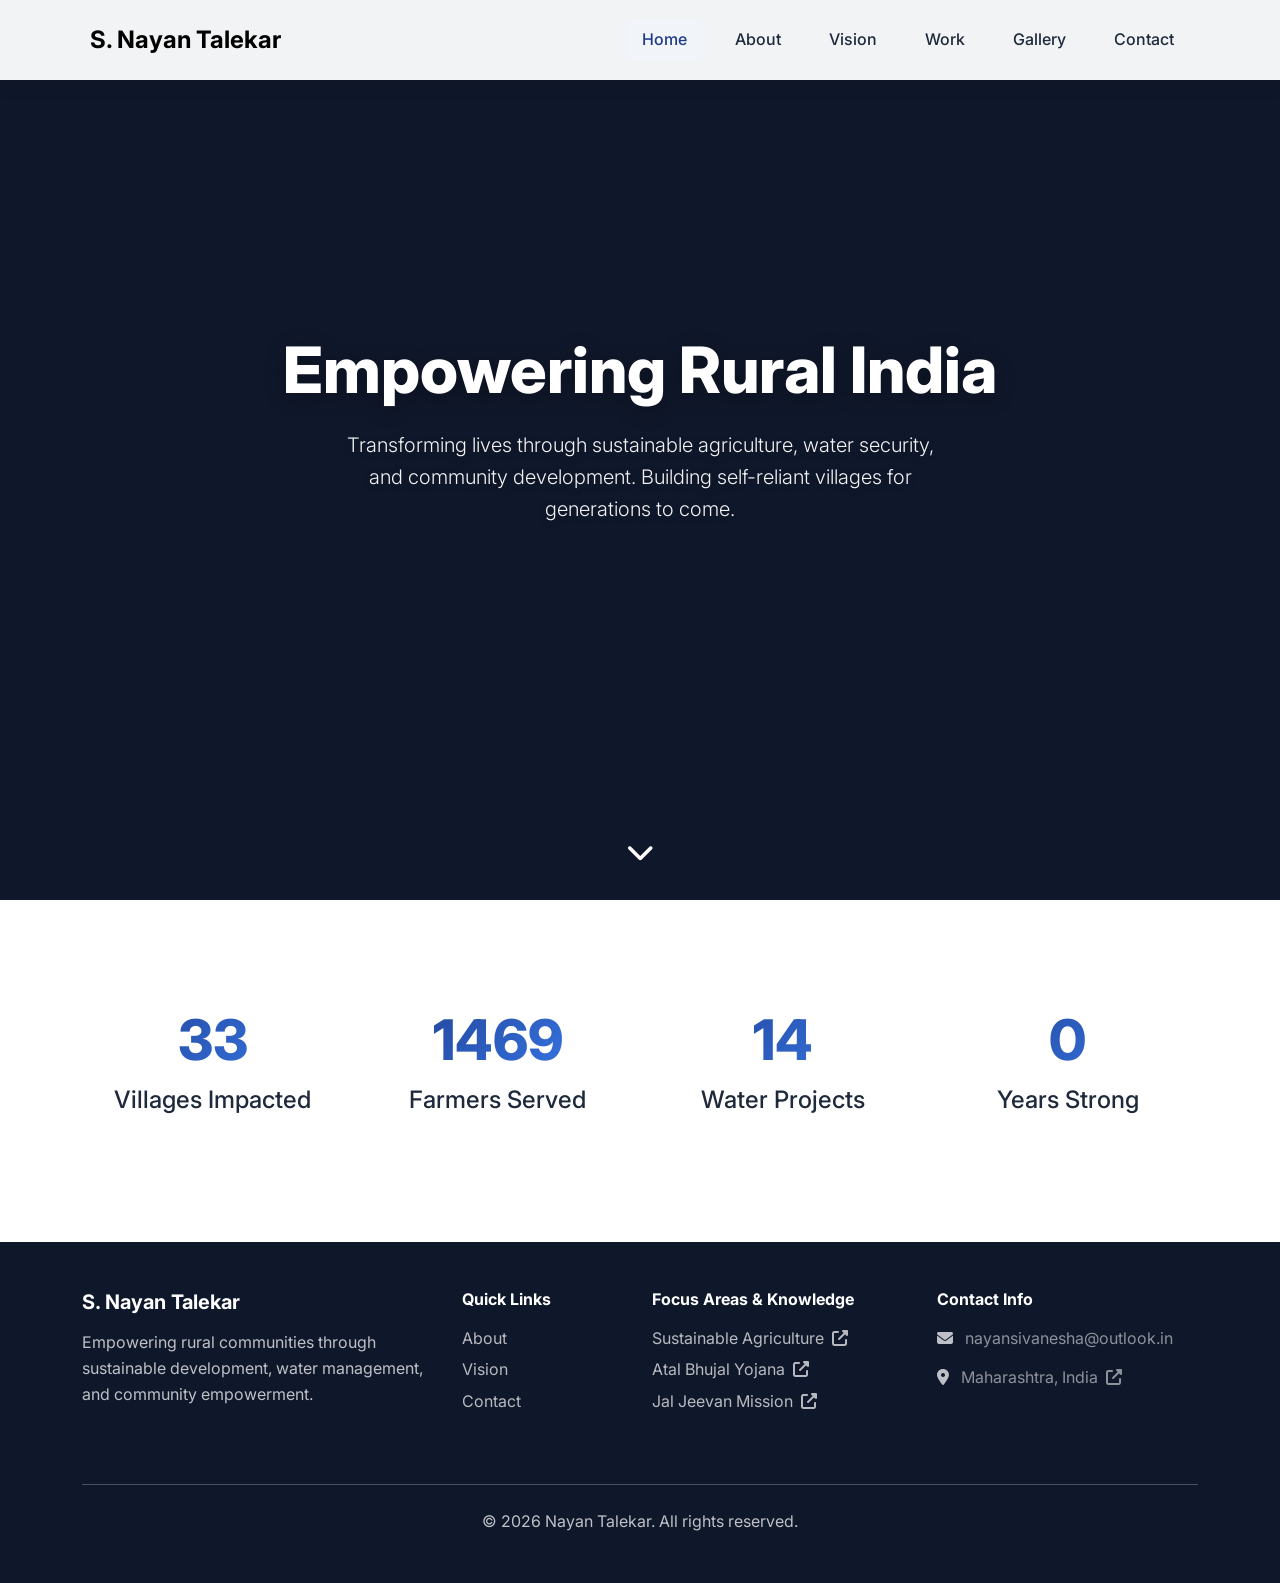
<file: index.html>
<!DOCTYPE html>
<html lang="en">
<head>
    <meta charset="utf-8">
    <meta name="viewport" content="width=device-width, initial-scale=1">
    <title>S.Nayan Talekar | Empowering Rural India</title>
    <meta name="description" content="Nayan Talekar - Transforming rural India through sustainable agriculture, water management, and community empowerment.">
    
    <!-- Standard Favicon for standard browsers -->
<link rel="icon" type="image/x-icon" href="./favicon.ico?v=4">
<link rel="icon" type="image/png" sizes="32x32" href="./favicon-32x32.png?v=4">
<link rel="icon" type="image/png" sizes="16x16" href="./favicon-16x16.png?v=4">

<!-- Apple Touch Icon (For iOS Home Screen bookmarks) -->
<link rel="apple-touch-icon" sizes="180x180" href="./apple-touch-icon.png?v=4">

<!-- Android Web App Manifest -->
<link rel="manifest" href="./site.webmanifest?v=4">

    <!-- Preload background video for immediate fetch -->
    <link rel="preload" href="homepage.mp4" as="video" type="video/mp4">
    
    <link href="https://fonts.googleapis.com/css2?family=Inter:wght@300;400;500;600;700;800&display=swap" rel="stylesheet">
    <link href="https://cdnjs.cloudflare.com/ajax/libs/font-awesome/6.4.0/css/all.min.css" rel="stylesheet">
    <link href="https://cdn.jsdelivr.net/npm/bootstrap@5.3.2/dist/css/bootstrap.min.css" rel="stylesheet">
    
<script type="application/ld+json">
{
  "@context": "https://schema.org",
  "@type": "Person",
  "@id": "https://nayansivanesha.in/#person",
  "name": "S. Nayan Talekar",
  "alternateName": "Nayan Talekar",
  "url": "https://nayansivanesha.in/",
  "email": "mailto:nayansivanesha@outlook.in",
  "jobTitle": "Student | Athlete | Social Entrepreneur | Agriculture Enthusiast",
  "description": "S. Nayan Talekar works in rural development, sustainable agriculture, groundwater management (Atal Bhujal Yojana), and community empowerment in Maharashtra, India.",
  "knowsAbout": [
    "Rural Development",
    "Sustainable Agriculture",
    "Water Security",
    "Atal Bhujal Yojana",
    "Groundwater Management"
  ],
  "address": {
    "@type": "PostalAddress",
    "addressRegion": "Maharashtra",
    "addressCountry": "IN"
  },
  "sameAs": [
    "https://x.com/nayansivanesha",
    "https://www.instagram.com/nayansivanesha"
  ]
}
</script>

    <style>
        :root {
            --primary: #1e3a8a;
            --primary-dark: #1e40af;
            --secondary: #3b82f6;
            --accent: #10b981;
            --dark: #0f172a;
            --light: #f8fafc;
            --white: #ffffff;
            --gray-50: #f1f5f9;
            --gray-100: #f3f4f6;
            --gray-800: #1e293b;
        }

        * {
            margin: 0;
            padding: 0;
            box-sizing: border-box;
        }

        body {
            font-family: 'Inter', sans-serif;
            line-height: 1.6;
            color: var(--gray-800);
            overflow-x: hidden;
        }

        /* Header */
        .navbar {
            background: rgba(255, 255, 255, 0.95) !important;
            backdrop-filter: blur(20px);
            box-shadow: 0 4px 20px rgba(0,0,0,0.08);
            padding: 1rem 0;
            transition: all 0.3s ease;
            z-index: 1000;
        }

        .navbar.scrolled {
            padding: 0.5rem 0;
            background: rgba(255, 255, 255, 1) !important;
            box-shadow: 0 10px 40px rgba(0,0,0,0.12);
        }

        .nav-link {
            font-weight: 500;
            color: var(--gray-800) !important;
            margin: 0 8px;
            padding: 8px 16px !important;
            border-radius: 8px;
            transition: all 0.2s;
        }

        .nav-link:hover, .nav-link.active {
            color: var(--primary) !important;
            background: var(--gray-50);
        }

        /* Hero Section */
        .hero {
            min-height: 100vh;
            position: relative;
            display: flex;
            align-items: center;
            overflow: hidden;
            background-color: var(--dark);
        }

        .hero-video-container {
            position: absolute;
            top: 0;
            left: 0;
            width: 100%;
            height: 100%;
            z-index: 1;
            overflow: hidden;
            pointer-events: none;
            user-select: none;
        }

        .hero-video {
            width: 100vw;
            height: 100vh;
            object-fit: cover;
            object-position: center;
            z-index: 1;
            pointer-events: none;
        }

        <video autoplay loop muted playsinline class="hero-video">
            <source src="homepage.mp4" type="video/mp4">
        </video>
        }
        
        .hero-overlay {
            position: absolute;
            top: 0;
            left: 0;
            right: 0;
            bottom: 0;
            background: linear-gradient(
                180deg, 
                rgba(15, 23, 42, 0.5) 0%, 
                rgba(15, 23, 42, 0.2) 50%, 
                rgba(15, 23, 42, 0.6) 100%
            );
            z-index: 2;
            pointer-events: none;
        }

        .hero-content {
            position: relative;
            z-index: 3;
            text-align: center;
            color: white;
        }

        .hero-content h1 {
            font-size: clamp(2.5rem, 5vw, 4.5rem);
            font-weight: 800;
            margin-bottom: 1.5rem;
            line-height: 1.1;
            text-shadow: 0 4px 20px rgba(0,0,0,0.3);
        }

        .hero-content .lead {
            font-size: 1.25rem;
            color: rgba(255,255,255,0.95);
            margin-bottom: 2.5rem;
            max-width: 600px;
            margin-left: auto;
            margin-right: auto;
            text-shadow: 0 2px 10px rgba(0,0,0,0.2);
        }

        /* Stats Section */
        .stats-section {
            background: var(--white);
            padding: 4rem 0;
            position: relative;
        }

        .stat-item {
            text-align: center;
            padding: 2rem 0;
        }

        .stat-number {
            font-size: 3.5rem;
            font-weight: 800;
            background: linear-gradient(135deg, var(--primary), var(--secondary));
            -webkit-background-clip: text;
            -webkit-text-fill-color: transparent;
            background-clip: text;
            display: block;
        }

        .content-section {
            padding: 8rem 0;
        }

        /* Footer */
        .footer {
            background: #0f172a;
        }

        .footer-link {
            color: rgba(255,255,255,0.7);
            text-decoration: none;
            display: inline-block;
            margin-bottom: 6px;
            transition: 0.2s;
        }

        .footer-link:hover {
            color: #3b82f6;
            transform: translateX(3px);
        }

        @keyframes fadeInUp {
            from { opacity: 0; transform: translateY(30px); }
            to { opacity: 1; transform: translateY(0); }
        }

        /* class that actually starts the animation */
        .animate {
            opacity: 0;
            animation: fadeInUp 0.8s ease forwards;
        }

        /* class we add to elements that should animate when they scroll into view */
        .animate-on-scroll {
            opacity: 0;
        }

        .scroll-indicator {
            position: absolute;
            bottom: 30px;
            left: 50%;
            transform: translateX(-50%);
            color: white;
            animation: bounce 2s infinite;
            z-index: 3;
        }

        @keyframes bounce {
            0%, 20%, 50%, 80%, 100% { transform: translateX(-50%) translateY(0); }
            40% { transform: translateX(-50%) translateY(-10px); }
            60% { transform: translateX(-50%) translateY(-5px); }
        }

        @media (max-width: 768px) {
            .content-section { padding: 4rem 0; }
            .stat-number { font-size: 2.5rem; }
            .hero-video { height: 100vh; object-fit: cover; object-position: center top; }
        }
    </style>
</head>
<body>
    <nav class="navbar navbar-expand-lg fixed-top" aria-label="Main navigation">
        <div class="container">
            <a class="navbar-brand d-flex align-items-center" href="index.html">
                <span class="ms-2 fw-bold fs-4">S. Nayan Talekar</span>
            </a>
            <button class="navbar-toggler" type="button" data-bs-toggle="collapse" data-bs-target="#navbarNav" aria-controls="navbarNav" aria-expanded="false" aria-label="Toggle navigation">
                <span class="navbar-toggler-icon"></span>
            </button>
            <div class="collapse navbar-collapse" id="navbarNav">
                <ul class="navbar-nav ms-auto">
                    <li class="nav-item"><a class="nav-link active" href="index.html">Home</a></li>
                    <li class="nav-item"><a class="nav-link" href="about.html#about">About</a></li>
                    <li class="nav-item"><a class="nav-link" href="vision.html">Vision</a></li>
                    <li class="nav-item"><a class="nav-link" href="work.html">Work</a></li>
                    <li class="nav-item"><a class="nav-link" href="gallery.html">Gallery</a></li>
                    <li class="nav-item"><a class="nav-link" href="contact.html">Contact</a></li>
                </ul>
            </div>
        </div>
    </nav>

    <section id="home" class="hero">
        <div class="hero-video-container">
            <video class="hero-video" 
                   autoplay 
                   muted 
                   loop 
                   playsinline 
                   webkit-playsinline
                   preload="auto" 
                   id="heroVideo" 
                   disablePictureInPicture>
                <source src="homepage.mp4" type="video/mp4">
                Your browser does not support the video tag.
            </video>
        </div>
        <div class="hero-overlay"></div>
        <div class="container">
            <div class="row justify-content-center text-center">
                <div class="col-lg-10 col-xl-8">
                    <div class="hero-content animate-on-scroll">
                        <h1>Empowering Rural India</h1>
                        <p class="lead mx-auto">Transforming lives through sustainable agriculture, water security, and community development. Building self-reliant villages for generations to come.</p>
                    </div>
                    <div class="scroll-indicator">
                        <i class="fas fa-chevron-down fs-3" aria-hidden="true"></i>
                    </div>
                </div>
            </div>
        </div>
    </section>

    <section class="stats-section">
        <div class="container">
            <div class="row text-center">
                <div class="col-lg-3 col-md-6 mb-4">
                    <div class="stat-item">
                        <span class="stat-number" data-target="113">0</span>
                        <h4>Villages Impacted</h4>
                    </div>
                </div>
                <div class="col-lg-3 col-md-6 mb-4">
                    <div class="stat-item">
                        <span class="stat-number" data-target="5000">0</span>
                        <h4>Farmers Served</h4>
                    </div>
                </div>
                <div class="col-lg-3 col-md-6 mb-4">
                    <div class="stat-item">
                        <span class="stat-number" data-target="50">0</span>
                        <h4>Water Projects</h4>
                    </div>
                </div>
                <div class="col-lg-3 col-md-6 mb-4">
                    <div class="stat-item">
                        <span class="stat-number" data-target="2">0</span>
                        <h4>Years Strong</h4>
                    </div>
                </div>
            </div>
        </div>
    </section>

    <footer class="footer py-5 text-white">
        <div class="container">
            <div class="row text-center text-md-start">
                <div class="col-lg-4 col-md-12 mb-4">
                    <h5 class="fw-bold mb-3 text-white">S. Nayan Talekar</h5>
                    <p class="text-light opacity-75 mb-0">Empowering rural communities through sustainable development, water management, and community empowerment.</p>
                </div>
                <div class="col-lg-2 col-md-4 col-6 mb-4">
                    <h6 class="fw-bold mb-3 text-white">Quick Links</h6>
                    <ul class="list-unstyled">
                        <li><a href="about.html" class="footer-link">About</a></li>
                        <li><a href="vision.html" class="footer-link">Vision</a></li>
                        <li><a href="contact.html" class="footer-link">Contact</a></li>
                    </ul>
                </div>
                <div class="col-lg-3 col-md-4 col-6 mb-4">
                    <h6 class="fw-bold mb-3 text-white">Focus Areas & Knowledge</h6>
                    <ul class="list-unstyled">
                        <li>
                            <a href="https://en.wikipedia.org/wiki/Sustainable_agriculture" target="_blank" rel="noopener noreferrer" class="footer-link">
                                Sustainable Agriculture <i class="fas fa-external-link-alt ms-1 fs-6"></i>
                            </a>
                        </li>
                        <li>
                            <a href="https://water.maharashtra.gov.in/en/scheme/atal-bhujal-yojana/" target="_blank" rel="noopener noreferrer" class="footer-link">
                                Atal Bhujal Yojana <i class="fas fa-external-link-alt ms-1 fs-6"></i>
                            </a>
                        </li>
                        <li>
                            <a href="https://jaljeevanmission.gov.in" target="_blank" rel="noopener noreferrer" class="footer-link">
                                Jal Jeevan Mission <i class="fas fa-external-link-alt ms-1 fs-6"></i>
                            </a>
                        </li>
                    </ul>
                </div>
                <div class="col-lg-3 col-md-4 mb-4">
                    <h6 class="fw-bold mb-3 text-white">Contact Info</h6>
                    <p class="mb-2 text-light opacity-75">
                        <i class="fas fa-envelope me-2" aria-hidden="true"></i>
                        <a href="mailto:nayansivanesha@outlook.in" class="footer-link">nayansivanesha@outlook.in</a>
                    </p>
                    <p class="text-light opacity-75">
                        <i class="fas fa-map-marker-alt me-2" aria-hidden="true"></i>
                        <a href="https://maps.google.com/?q=Maharashtra,+India" target="_blank" rel="noopener noreferrer" class="footer-link">
                            Maharashtra, India <i class="fas fa-external-link-alt ms-1 fs-6"></i>
                        </a>
                    </p>
                </div>
            </div>
            <hr class="my-4 border-light opacity-25">
            <div class="text-center">
                <p class="mb-0 text-light opacity-75">© 2026 Nayan Talekar. All rights reserved.</p>
            </div>
        </div>
    </footer>

    <script src="https://cdn.jsdelivr.net/npm/bootstrap@5.3.2/dist/js/bootstrap.bundle.min.js"></script>
    <script>
        // Navbar Scroll Effect
        window.addEventListener('scroll', () => {
            document.querySelector('.navbar').classList.toggle('scrolled', window.scrollY > 50);
        });

        // Robust video execution script
        document.addEventListener("DOMContentLoaded", function () {
            const heroVideo = document.getElementById("heroVideo");
            const heroSection = document.querySelector('.hero');

            if (heroVideo) {
                // Force muted properties explicitly (helps with autoplay policies)
                heroVideo.muted = true;
                heroVideo.defaultMuted = true;

                const startVideo = () => {
                    heroVideo.play().catch(err => {
                        console.warn("Autoplay deferred:", err);
                    });
                };

                // Play as soon as initial frame/data is loaded
                if (heroVideo.readyState >= 2) {
                    startVideo();
                } else {
                    heroVideo.addEventListener('loadeddata', startVideo);
                }

                // Observe the hero section visibility (not the video element directly).
                // This avoids false pauses caused by the video element's internal metrics.
                setTimeout(() => {
                    if ('IntersectionObserver' in window && heroSection) {
                        const videoObserver = new IntersectionObserver((entries) => {
                            entries.forEach(entry => {
                                if (entry.isIntersecting) {
                                    heroVideo.play().catch(() => {});
                                } else {
                                    heroVideo.pause();
                                }
                            });
                        }, { threshold: 0.1 });

                        videoObserver.observe(heroSection);
                    }
                }, 1000);
            }

            // --- Animated Counter Numbers (time-based, robust for small targets) ---
            function animateCounters(duration = 2000) {
                const counters = document.querySelectorAll('.stat-number');
                counters.forEach(counter => {
                    const target = parseInt(counter.getAttribute('data-target')) || 0;
                    const start = 0;
                    const startTime = performance.now();

                    const step = (now) => {
                        const elapsed = Math.min(now - startTime, duration);
                        const progress = elapsed / duration;
                        // easeOutQuad for a nicer feeling animation
                        const eased = 1 - (1 - progress) * (1 - progress);
                        const value = Math.floor(start + (target - start) * eased);
                        counter.textContent = value;
                        if (elapsed < duration) {
                            requestAnimationFrame(step);
                        } else {
                            counter.textContent = target;
                        }
                    };

                    requestAnimationFrame(step);
                });
            }

            // IntersectionObserver for scroll-triggered animations
            const scrollObserver = new IntersectionObserver((entries) => {
                entries.forEach(entry => {
                    if (entry.isIntersecting) {
                        entry.target.classList.add('animate');
                        // once animated, unobserve
                        scrollObserver.unobserve(entry.target);
                    }
                });
            }, { threshold: 0.1 });

            // Observe elements that should animate when in view
            document.querySelectorAll('.animate-on-scroll').forEach(el => scrollObserver.observe(el));

            // Observe stats section to start counters once (and unobserve)
            const statsSection = document.querySelector('.stats-section');
            if (statsSection && 'IntersectionObserver' in window) {
                const statsObserver = new IntersectionObserver((entries, obs) => {
                    entries.forEach(entry => {
                        if (entry.isIntersecting) {
                            animateCounters();
                            obs.unobserve(entry.target);
                        }
                    });
                }, { threshold: 0.2 });
                statsObserver.observe(statsSection);
            } else {
                // fallback if IntersectionObserver not supported
                animateCounters();
            }
        });
    </script>
</body>
</html>
</file>
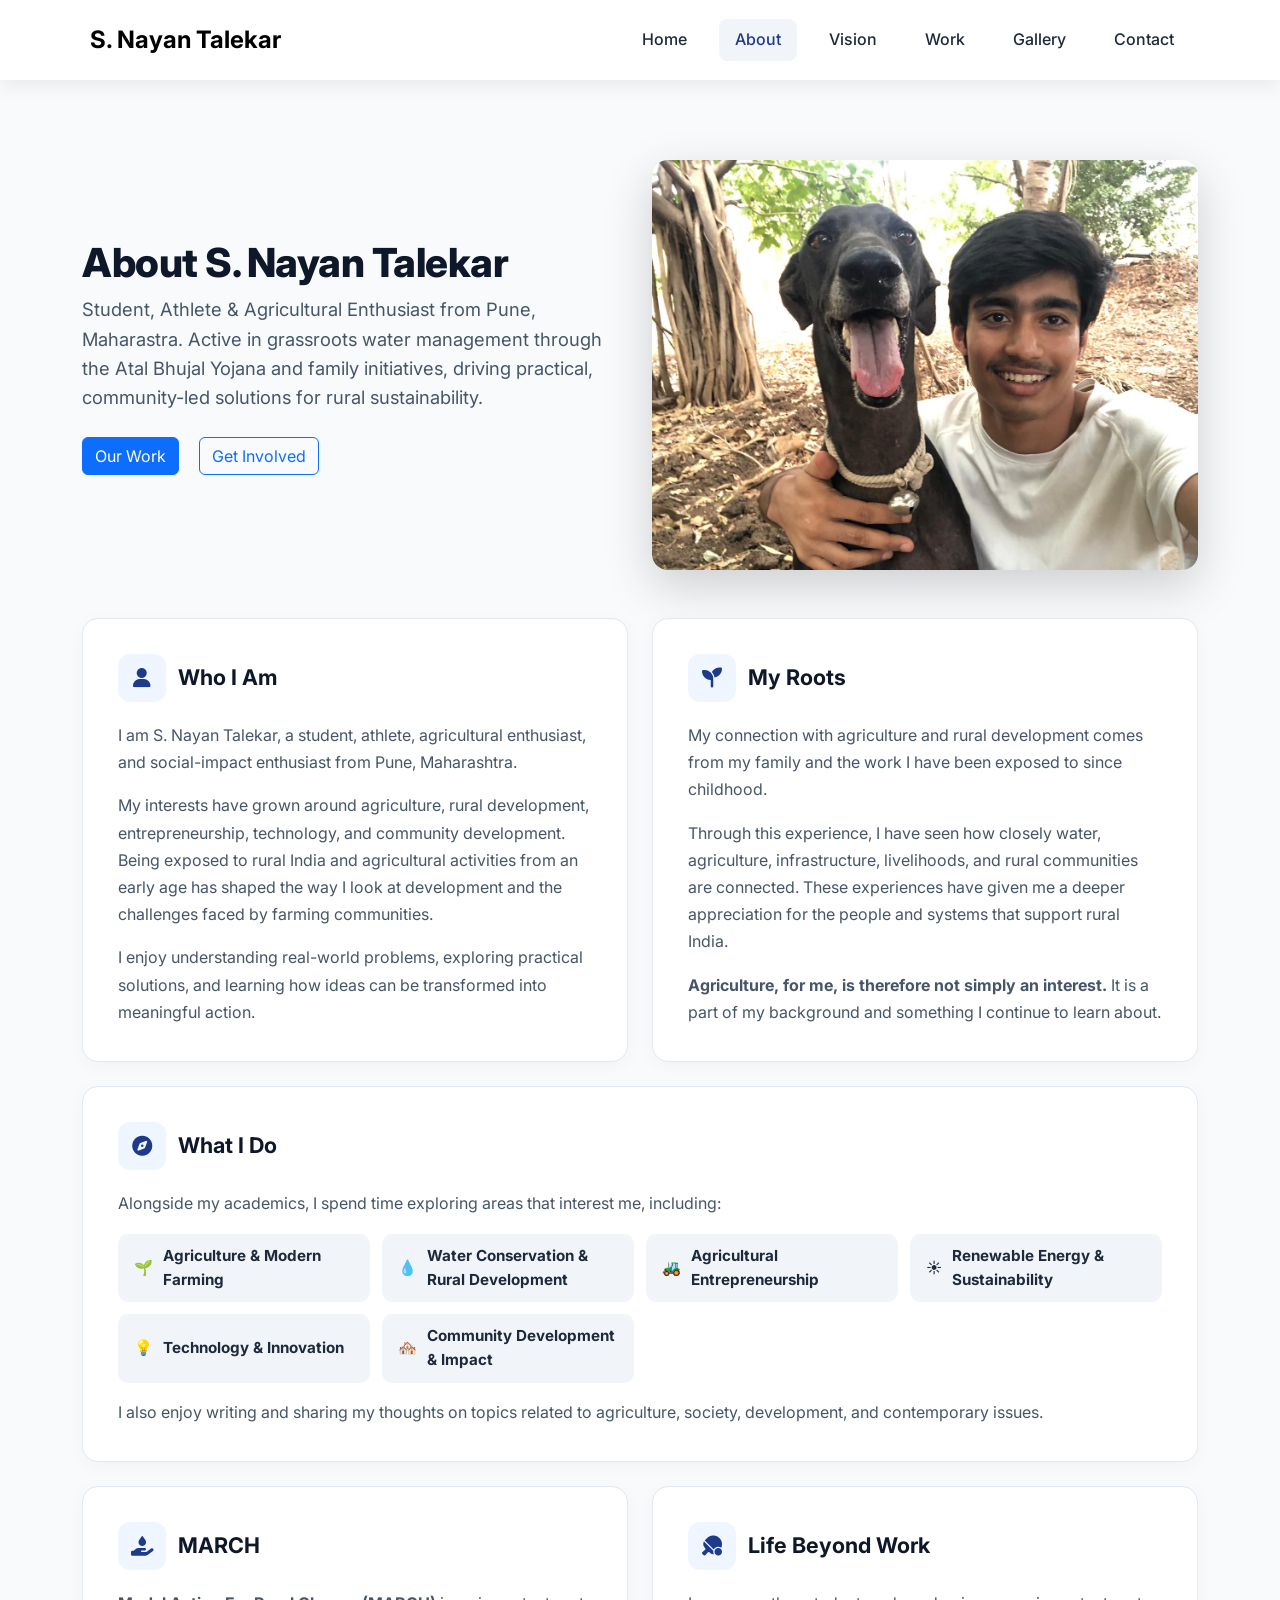
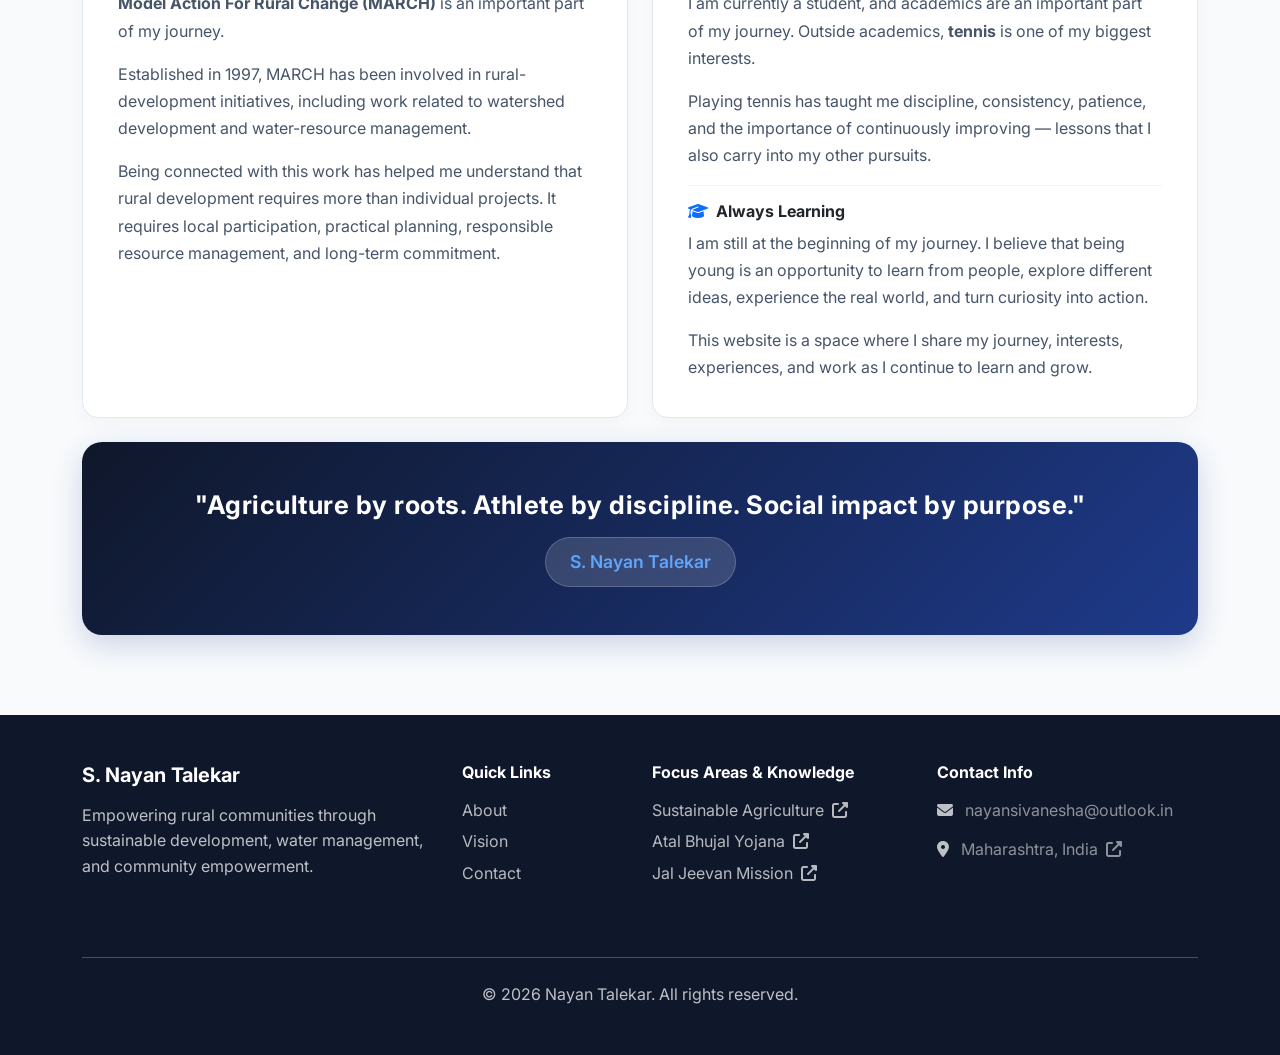
<file: about.html>
<!DOCTYPE html>
<html lang="en">
<head>
    <meta charset="UTF-8">
    <meta name="viewport" content="width=device-width, initial-scale=1.0">
    <title>About | S.Nayan Talekar</title>

    <!-- Standard Favicon -->
    <link rel="icon" type="image/x-icon" href="favicon.ico">
    <link rel="icon" type="image/png" sizes="32x32" href="favicon-32x32.png">
    <link rel="icon" type="image/png" sizes="16x16" href="favicon-16x16.png">

    <!-- Apple Touch Icon & Manifest -->
    <link rel="apple-touch-icon" sizes="180x180" href="apple-touch-icon.png">
    <link rel="manifest" href="site.webmanifest">

    <!-- External Fonts & Libraries -->
    <link href="https://fonts.googleapis.com/css2?family=Inter:wght@300;400;500;600;700;800&display=swap" rel="stylesheet">
    <link href="https://cdnjs.cloudflare.com/ajax/libs/font-awesome/6.4.0/css/all.min.css" rel="stylesheet">
    <link href="https://cdn.jsdelivr.net/npm/bootstrap@5.3.2/dist/css/bootstrap.min.css" rel="stylesheet">

    <style>
        :root {
            --primary: #1e3a8a;
            --primary-dark: #1e40af;
            --secondary: #3b82f6;
            --accent: #10b981;
            --dark: #0f172a;
            --light: #f8fafc;
            --white: #ffffff;
            --gray-50: #f8fafc;
            --gray-100: #f1f5f9;
            --gray-800: #1e293b;
        }

        * { margin: 0; padding: 0; box-sizing: border-box; }
        body { 
            font-family: 'Inter', sans-serif; 
            line-height: 1.6; 
            color: var(--gray-800); 
            background-color: var(--gray-50);
            overflow-x: hidden; 
            padding-top: 80px; 
        }

        /* Header & Navbar */
        .navbar {
            background: rgba(255, 255, 255, 0.95) !important;
            backdrop-filter: blur(20px);
            box-shadow: 0 4px 20px rgba(0,0,0,0.08);
            padding: 1rem 0;
            z-index: 1000;
        }

        .nav-link {
            font-weight: 500;
            color: var(--gray-800) !important;
            margin: 0 8px;
            padding: 8px 16px !important;
            border-radius: 8px;
            transition: all 0.2s ease;
        }

        .nav-link:hover, .nav-link.active { 
            color: var(--primary) !important; 
            background: var(--gray-100); 
        }

        /* Content & Section Styles */
        .content-section { padding: 5rem 0; }
        .section-title { font-size: 2.5rem; font-weight: 800; color: var(--dark); margin-bottom: 0.5rem; letter-spacing: -0.5px; }
        .section-subtitle { font-size: 1.15rem; color: #475569; max-width: 650px; margin-bottom: 1.5rem; }

        /* Card Styles */
        .about-card {
            background: var(--white);
            border: 1px solid #e2e8f0;
            border-radius: 16px;
            padding: 2.2rem;
            height: 100%;
            box-shadow: 0 4px 20px rgba(0, 0, 0, 0.03);
            transition: transform 0.3s ease, box-shadow 0.3s ease;
        }

        .about-card:hover {
            transform: translateY(-5px);
            box-shadow: 0 12px 30px rgba(0, 0, 0, 0.08);
        }

        .card-icon-header {
            display: flex;
            align-items: center;
            gap: 12px;
            margin-bottom: 1.25rem;
        }

        .card-icon {
            width: 48px;
            height: 48px;
            background: #eff6ff;
            color: var(--primary);
            border-radius: 12px;
            display: flex;
            align-items: center;
            justify-content: center;
            font-size: 1.25rem;
        }

        .about-card h3 {
            font-size: 1.35rem;
            font-weight: 700;
            color: var(--dark);
            margin: 0;
        }

        .about-card p {
            color: #475569;
            font-size: 1rem;
            margin-bottom: 1rem;
            line-height: 1.7;
        }

        .about-card p:last-child { margin-bottom: 0; }

        /* Interest List Items */
        .interests-list {
            list-style: none;
            padding: 0;
            margin: 0;
            display: grid;
            grid-template-columns: repeat(auto-fit, minmax(240px, 1fr));
            gap: 12px;
        }

        .interests-list li {
            background: var(--gray-100);
            padding: 10px 16px;
            border-radius: 10px;
            font-size: 0.95rem;
            font-weight: 500;
            color: var(--gray-800);
            display: flex;
            align-items: center;
            gap: 10px;
        }

        /* Banner Quote Callout */
        .quote-banner {
            background: linear-gradient(135deg, var(--dark) 0%, var(--primary) 100%);
            color: var(--white);
            border-radius: 20px;
            padding: 3rem 2rem;
            box-shadow: 0 10px 30px rgba(30, 58, 138, 0.2);
        }

        .quote-banner h2 {
            font-size: 1.6rem;
            font-weight: 700;
            letter-spacing: 0.5px;
        }

        .tagline-badge {
            display: inline-block;
            background: rgba(255, 255, 255, 0.15);
            backdrop-filter: blur(10px);
            border: 1px solid rgba(255, 255, 255, 0.2);
            padding: 10px 24px;
            border-radius: 30px;
            font-size: 1.1rem;
            font-weight: 600;
            color: #60a5fa;
            text-decoration: none;
            transition: all 0.3s ease;
        }

        .tagline-badge:hover {
            background: rgba(255, 255, 255, 0.25);
            color: #ffffff;
        }

        /* Footer */
        .footer { background: #0f172a; }
        .footer-link { color: rgba(255,255,255,0.7); text-decoration: none; display: inline-block; margin-bottom: 6px; }
        .footer-link:hover { color: #3b82f6; }

        /* Smooth Scroll Animations Fix */
        .animate { 
            opacity: 0; 
            transform: translateY(30px);
            transition: opacity 0.8s ease, transform 0.8s ease; 
        }
        
        .animate.animated { 
            opacity: 1; 
            transform: translateY(0);
        }
    </style>
</head>
<body>

    <nav class="navbar navbar-expand-lg fixed-top">
        <div class="container">
            <a class="navbar-brand d-flex align-items-center" href="index.html">
                <span class="ms-2 fw-bold fs-4">S. Nayan Talekar</span>
            </a>
            <button class="navbar-toggler" type="button" data-bs-toggle="collapse" data-bs-target="#navbarNav">
                <span class="navbar-toggler-icon"></span>
            </button>
            <div class="collapse navbar-collapse" id="navbarNav">
                <ul class="navbar-nav ms-auto">
                    <li class="nav-item"><a class="nav-link" href="index.html">Home</a></li>
                    <li class="nav-item"><a class="nav-link active" href="about.html#about">About</a></li>
                    <li class="nav-item"><a class="nav-link" href="vision.html">Vision</a></li>
                    <li class="nav-item"><a class="nav-link" href="work.html">Work</a></li>
                    <li class="nav-item"><a class="nav-link" href="gallery.html">Gallery</a></li>
                    <li class="nav-item"><a class="nav-link" href="contact.html">Contact</a></li>
                </ul>
            </div>
        </div>
    </nav>

    <section id="about" class="content-section">
        <div class="container">

            <div class="row align-items-center mb-5">
                <div class="col-lg-6 mb-4 mb-lg-0">
                    <h1 class="section-title animate text-lg-start">About S. Nayan Talekar</h1>
                    <p class="section-subtitle animate text-lg-start ms-0" style="transition-delay: 0.2s;">
                        Student, Athlete & Agricultural Enthusiast from Pune, Maharastra. Active in grassroots water management through the Atal Bhujal Yojana and family initiatives, driving practical, community-led solutions for rural sustainability.
                    </p>
                    <div class="animate text-lg-start" style="transition-delay: 0.4s;">
                        <a href="work.html" class="btn btn-primary me-3 mb-3">Our Work</a>
                        <a href="contact.html" class="btn btn-outline-primary mb-3">Get Involved</a>
                    </div>
                </div>
                <div class="col-lg-6 text-center">
                    <div class="animate" style="transition-delay: 0.6s;">
                        <img src="snayan-talekar.jpeg" alt="S. Nayan Talekar" class="img-fluid rounded-4 shadow-lg" style="max-height: 450px; width: 100%; object-fit: cover;">
                    </div>
                </div>
            </div>

            <div class="row g-4">

                <div class="col-lg-6 animate">
                    <div class="about-card">
                        <div class="card-icon-header">
                            <div class="card-icon"><i class="fas fa-user"></i></div>
                            <h3>Who I Am</h3>
                        </div>
                        <p>I am S. Nayan Talekar, a student, athlete, agricultural enthusiast, and social-impact enthusiast from Pune, Maharashtra.</p>
                        <p>My interests have grown around agriculture, rural development, entrepreneurship, technology, and community development. Being exposed to rural India and agricultural activities from an early age has shaped the way I look at development and the challenges faced by farming communities.</p>
                        <p>I enjoy understanding real-world problems, exploring practical solutions, and learning how ideas can be transformed into meaningful action.</p>
                    </div>
                </div>

                <div class="col-lg-6 animate">
                    <div class="about-card">
                        <div class="card-icon-header">
                            <div class="card-icon"><i class="fas fa-seedling"></i></div>
                            <h3>My Roots</h3>
                        </div>
                        <p>My connection with agriculture and rural development comes from my family and the work I have been exposed to since childhood.</p>
                        <p>Through this experience, I have seen how closely water, agriculture, infrastructure, livelihoods, and rural communities are connected. These experiences have given me a deeper appreciation for the people and systems that support rural India.</p>
                        <p><strong>Agriculture, for me, is therefore not simply an interest.</strong> It is a part of my background and something I continue to learn about.</p>
                    </div>
                </div>

                <div class="col-12 animate">
                    <div class="about-card">
                        <div class="card-icon-header">
                            <div class="card-icon"><i class="fas fa-compass"></i></div>
                            <h3>What I Do</h3>
                        </div>
                        <p class="mb-3">Alongside my academics, I spend time exploring areas that interest me, including:</p>
                        <ul class="interests-list mb-3">
                            <li><span>🌱</span> <strong>Agriculture & Modern Farming</strong> </li>
                            <li><span>💧</span> <strong>Water Conservation & Rural Development</strong> </li>
                            <li><span>🚜</span> <strong>Agricultural Entrepreneurship</strong> </li>
                            <li><span>☀️</span> <strong>Renewable Energy & Sustainability</strong> </li>
                            <li><span>💡</span> <strong>Technology & Innovation</strong> </li>
                            <li><span>🏘️</span> <strong>Community Development & Impact</strong> </li>
                        </ul>
                        <p>I also enjoy writing and sharing my thoughts on topics related to agriculture, society, development, and contemporary issues.</p>
                    </div>
                </div>

                <div class="col-lg-6 animate">
                    <div class="about-card">
                        <div class="card-icon-header">
                            <div class="card-icon"><i class="fas fa-hand-holding-water"></i></div>
                            <h3>MARCH</h3>
                        </div>
                        <p><strong>Model Action For Rural Change (MARCH)</strong> is an important part of my journey.</p>
                        <p>Established in 1997, MARCH has been involved in rural-development initiatives, including work related to watershed development and water-resource management.</p>
                        <p>Being connected with this work has helped me understand that rural development requires more than individual projects. It requires local participation, practical planning, responsible resource management, and long-term commitment.</p>
                    </div>
                </div>

                <div class="col-lg-6 animate">
                    <div class="about-card">
                        <div class="card-icon-header">
                            <div class="card-icon"><i class="fas fa-table-tennis"></i></div>
                            <h3>Life Beyond Work</h3>
                        </div>
                        <p>I am currently a student, and academics are an important part of my journey. Outside academics, <strong>tennis</strong> is one of my biggest interests.</p>
                        <p>Playing tennis has taught me discipline, consistency, patience, and the importance of continuously improving — lessons that I also carry into my other pursuits.</p>

                        <hr class="my-3" style="border-color: #cbd5e1;">

                        <h4 class="h6 fw-bold text-dark mb-2"><i class="fas fa-graduation-cap me-2 text-primary"></i>Always Learning</h4>
                        <p>I am still at the beginning of my journey. I believe that being young is an opportunity to learn from people, explore different ideas, experience the real world, and turn curiosity into action.</p>
                        <p>This website is a space where I share my journey, interests, experiences, and work as I continue to learn and grow.</p>
                    </div>
                </div>

                <div class="col-12 text-center animate mt-4">
                    <div class="quote-banner">
                        <h2 class="mb-3">"Agriculture by roots. Athlete by discipline. Social impact by purpose."</h2>
                        <a href="contact.html" class="tagline-badge">S. Nayan Talekar</a>
                    </div>
                </div>

            </div>
        </div>
    </section>

    <footer class="footer py-5 text-white">
        <div class="container">
            <div class="row text-center text-md-start">
                <div class="col-lg-4 col-md-12 mb-4">
                    <h5 class="fw-bold mb-3 text-white">S. Nayan Talekar</h5>
                    <p class="text-light opacity-75 mb-0">Empowering rural communities through sustainable development, water management, and community empowerment.</p>
                </div>
                <div class="col-lg-2 col-md-4 col-6 mb-4">
                    <h6 class="fw-bold mb-3 text-white">Quick Links</h6>
                    <ul class="list-unstyled">
                        <li><a href="about.html" class="footer-link">About</a></li>
                        <li><a href="vision.html" class="footer-link">Vision</a></li>
                        <li><a href="contact.html" class="footer-link">Contact</a></li>
                    </ul>
                </div>
                <div class="col-lg-3 col-md-4 col-6 mb-4">
                    <h6 class="fw-bold mb-3 text-white">Focus Areas & Knowledge</h6>
                    <ul class="list-unstyled">
                        <li>
                            <a href="https://en.wikipedia.org/wiki/Sustainable_agriculture" target="_blank" rel="noopener noreferrer" class="footer-link">
                                Sustainable Agriculture <i class="fas fa-external-link-alt ms-1 fs-6"></i>
                            </a>
                        </li>
                        <li>
                            <a href="https://water.maharashtra.gov.in/en/scheme/atal-bhujal-yojana/" target="_blank" rel="noopener noreferrer" class="footer-link">
                                Atal Bhujal Yojana <i class="fas fa-external-link-alt ms-1 fs-6"></i>
                            </a>
                        </li>
                        <li>
                            <a href="https://jaljeevanmission.gov.in" target="_blank" rel="noopener noreferrer" class="footer-link">
                                Jal Jeevan Mission <i class="fas fa-external-link-alt ms-1 fs-6"></i>
                            </a>
                        </li>
                    </ul>
                </div>
                <div class="col-lg-3 col-md-4 mb-4">
                    <h6 class="fw-bold mb-3 text-white">Contact Info</h6>
                    <p class="mb-2 text-light opacity-75">
                        <i class="fas fa-envelope me-2"></i>
                        <a href="mailto:nayansivanesha@outlook.in" class="footer-link">nayansivanesha@outlook.in</a>
                    </p>
                    <p class="text-light opacity-75">
                        <i class="fas fa-map-marker-alt me-2"></i>
                        <a href="https://maps.google.com/?q=Maharashtra,+India" target="_blank" rel="noopener noreferrer" class="footer-link">
                            Maharashtra, India <i class="fas fa-external-link-alt ms-1 fs-6"></i>
                        </a>
                    </p>
                </div>
            </div>
            <hr class="my-4 border-light opacity-25">
            <div class="text-center">
                <p class="mb-0 text-light opacity-75">© 2026 Nayan Talekar. All rights reserved.</p>
            </div>
        </div>
    </footer>

    <script src="https://cdn.jsdelivr.net/npm/bootstrap@5.3.2/dist/js/bootstrap.bundle.min.js"></script>
    <script>
        const observer = new IntersectionObserver((entries) => {
            entries.forEach(entry => {
                if (entry.isIntersecting) entry.target.classList.add('animated');
            });
        }, { threshold: 0.1 });
        
        document.querySelectorAll('.animate').forEach(el => observer.observe(el));
    </script>
</body>
</html>
</file>
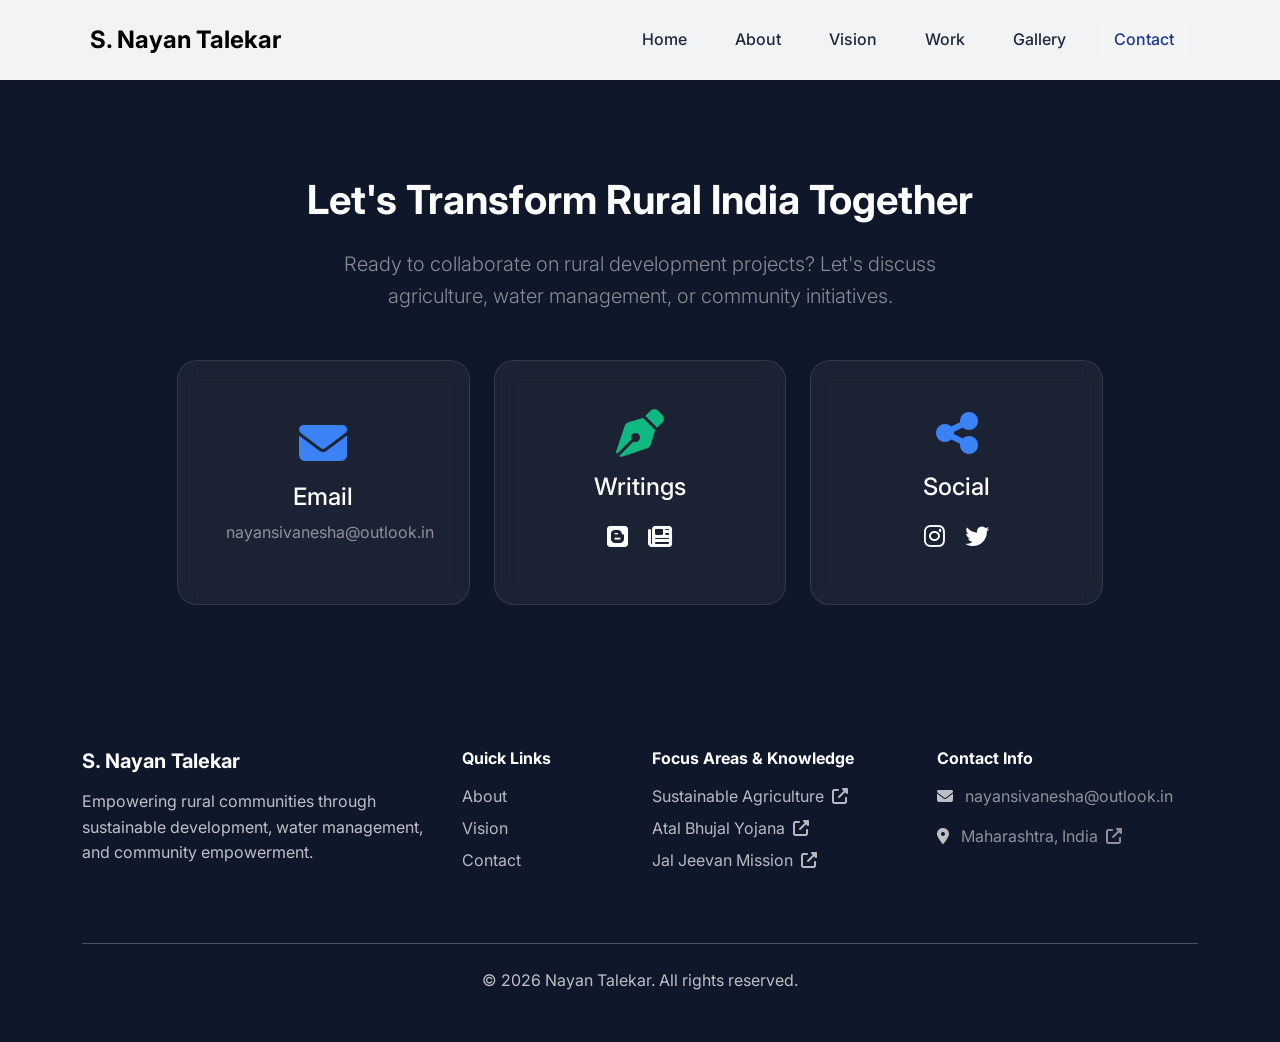
<file: contact.html>
<!DOCTYPE html>
<html lang="en">
<head>
    <meta charset="UTF-8">
    <meta name="viewport" content="width=device-width, initial-scale=1.0">
    <title>Contact | S.Nayan Talekar</title>
    
    <link href="https://fonts.googleapis.com/css2?family=Inter:wght@300;400;500;600;700;800&display=swap" rel="stylesheet">
    <link href="https://cdnjs.cloudflare.com/ajax/libs/font-awesome/6.4.0/css/all.min.css" rel="stylesheet">
    <link href="https://cdn.jsdelivr.net/npm/bootstrap@5.3.2/dist/css/bootstrap.min.css" rel="stylesheet">
    
    <style>
        :root {
            --primary: #1e3a8a;
            --secondary: #3b82f6;
            --accent: #10b981;
            --dark: #0f172a;
            --white: #ffffff;
            --gray-100: #f3f4f6;
            --gray-800: #1e293b;
        }

        * { margin: 0; padding: 0; box-sizing: border-box; }
        body { font-family: 'Inter', sans-serif; line-height: 1.6; color: var(--gray-800); overflow-x: hidden; padding-top: 80px; background: var(--dark); }

        .navbar {
            background: rgba(255, 255, 255, 0.95) !important;
            backdrop-filter: blur(20px);
            box-shadow: 0 4px 20px rgba(0,0,0,0.08);
            padding: 1rem 0;
            z-index: 1000;
        }

        .nav-link { font-weight: 500; color: var(--gray-800) !important; margin: 0 8px; padding: 8px 16px !important; border-radius: 8px; transition: all 0.2s; }
        .nav-link:hover, .nav-link.active { color: var(--primary) !important; background: var(--gray-100); }

        .contact-section { background: var(--dark); color: white; padding: 6rem 0; }
        .section-title { font-size: 2.5rem; font-weight: 700; margin-bottom: 1rem; }

        .contact-card {
            background: rgba(255,255,255,0.05);
            backdrop-filter: blur(10px);
            border: 1px solid rgba(255,255,255,0.1);
            border-radius: 20px;
            padding: 3rem;
            text-align: center;
            transition: all 0.3s ease;
            color: white;
            text-decoration: none;
        }

        .contact-card:hover {
            background: rgba(255,255,255,0.1);
            transform: translateY(-5px);
            color: white;
        }

        .footer { background: #0f172a; }
        .footer-link { color: rgba(255,255,255,0.7); text-decoration: none; display: inline-block; margin-bottom: 6px; }
        .footer-link:hover { color: #3b82f6; }

        @keyframes fadeInUp { from { opacity: 0; transform: translateY(30px); } to { opacity: 1; transform: translateY(0); } }
        .animate { opacity: 0; animation: fadeInUp 0.8s ease forwards; }
    </style>
</head>
<body>
    <nav class="navbar navbar-expand-lg fixed-top">
        <div class="container">
            <a class="navbar-brand d-flex align-items-center" href="index.html">
                <span class="ms-2 fw-bold fs-4">S. Nayan Talekar</span>
            </a>
            <button class="navbar-toggler" type="button" data-bs-toggle="collapse" data-bs-target="#navbarNav">
                <span class="navbar-toggler-icon"></span>
            </button>
            <div class="collapse navbar-collapse" id="navbarNav">
                <ul class="navbar-nav ms-auto">
                    <li class="nav-item"><a class="nav-link" href="index.html">Home</a></li>
                    <li class="nav-item"><a class="nav-link" href="about.html#about">About</a></li>
                    <li class="nav-item"><a class="nav-link" href="vision.html">Vision</a></li>
                    <li class="nav-item"><a class="nav-link" href="work.html">Work</a></li>
                    <li class="nav-item"><a class="nav-link" href="gallery.html">Gallery</a></li>
                    <li class="nav-item"><a class="nav-link active" href="contact.html">Contact</a></li>
                </ul>
            </div>
        </div>
    </nav>

    <section id="contact" class="contact-section">
        <div class="container">
            <div class="row justify-content-center">
                <div class="col-lg-10 text-center">
                    <h2 class="section-title mb-4 text-white">Let's Transform Rural India Together</h2>
                    <p class="lead mb-5 text-white-50 mx-auto" style="max-width: 600px;">
                        Ready to collaborate on rural development projects? Let's discuss agriculture, water management, or community initiatives.
                    </p>
                    
                    <div class="row g-4">
                        <div class="col-md-4">
                            <a href="mailto:nayansivanesha@outlook.in" class="contact-card h-100 d-flex flex-column justify-content-center animate">
                                <i class="fas fa-envelope fa-3x mb-3" style="color: var(--secondary);"></i>
                                <h4>Email</h4>
                                <p class="mb-0 text-white-50">nayansivanesha@outlook.in</p>
                            </a>
                        </div>
                        
                        <div class="col-md-4">
                            <div class="contact-card h-100 d-flex flex-column justify-content-center animate" style="animation-delay: 0.2s;">
                                <i class="fas fa-pen-nib fa-3x mb-3" style="color: var(--accent);"></i>
                                <h4>Writings</h4>
                                <div class="mt-2">
                                    <a href="https://nayansivanesha.blogspot.com" target="_blank" class="text-white me-3 fs-4" title="Google Blogger"><i class="fab fa-blogger"></i></a>
                                    <a href="https://substack.com/@nayansivanesha" target="_blank" class="text-white fs-4" title="Substack"><i class="fas fa-newspaper"></i></a>
                                </div>
                            </div>
                        </div>

                        <div class="col-md-4">
                            <div class="contact-card h-100 d-flex flex-column justify-content-center animate" style="animation-delay: 0.4s;">
                                <i class="fas fa-share-alt fa-3x mb-3" style="color: var(--secondary);"></i>
                                <h4>Social</h4>
                                <div class="mt-2">
                                    <a href="https://www.instagram.com/nayan_sivanesha" target="_blank" class="text-white me-3 fs-4"><i class="fab fa-instagram"></i></a>
                                    <a href="https://twitter.com/nayansivanesha" target="_blank" class="text-white fs-4"><i class="fab fa-twitter"></i></a>
                                </div>
                            </div>
                        </div>
                    </div>
                </div>
            </div>
        </div>
    </section>

 <footer class="footer py-5 text-white">
        <div class="container">
            <div class="row text-center text-md-start">
                <div class="col-lg-4 col-md-12 mb-4">
                    <h5 class="fw-bold mb-3 text-white">S. Nayan Talekar</h5>
                    <p class="text-light opacity-75 mb-0">Empowering rural communities through sustainable development, water management, and community empowerment.</p>
                </div>
                <div class="col-lg-2 col-md-4 col-6 mb-4">
                    <h6 class="fw-bold mb-3 text-white">Quick Links</h6>
                    <ul class="list-unstyled">
                        <li><a href="abuot.html" class="footer-link">About</a></li>
                        <li><a href="vision.html" class="footer-link">Vision</a></li>
                        <li><a href="contact.html" class="footer-link">Contact</a></li>
                    </ul>
                </div>
                <div class="col-lg-3 col-md-4 col-6 mb-4">
                    <h6 class="fw-bold mb-3 text-white">Focus Areas & Knowledge</h6>
                    <ul class="list-unstyled">
                        <li>
                            <a href="https://en.wikipedia.org/wiki/Sustainable_agriculture" target="_blank" rel="noopener noreferrer" class="footer-link">
                                Sustainable Agriculture <i class="fas fa-external-link-alt ms-1 fs-6"></i>
                            </a>
                        </li>
                        <li>
                             <a href="https://water.maharashtra.gov.in/en/scheme/atal-bhujal-yojana/" target="_blank" rel="noopener noreferrer" class="footer-link">
                                Atal Bhujal Yojana <i class="fas fa-external-link-alt ms-1 fs-6"></i>
                            </a>
                        </li>
                        <li>
                            <a href="https://jaljeevanmission.gov.in" target="_blank" rel="noopener noreferrer" class="footer-link">
                                Jal Jeevan Mission <i class="fas fa-external-link-alt ms-1 fs-6"></i>
                            </a>
                        </li>
                    </ul>
                </div>
                <div class="col-lg-3 col-md-4 mb-4">
                    <h6 class="fw-bold mb-3 text-white">Contact Info</h6>
                    <p class="mb-2 text-light opacity-75">
                        <i class="fas fa-envelope me-2"></i>
                        <a href="mailto:nayansivanesha@outlook.in" class="footer-link">nayansivanesha@outlook.in</a>
                    </p>
                    <p class="text-light opacity-75">
                        <i class="fas fa-map-marker-alt me-2"></i>
                        <a href="https://maps.google.com/?q=Maharashtra,+India" target="_blank" rel="noopener noreferrer" class="footer-link">
                            Maharashtra, India <i class="fas fa-external-link-alt ms-1 fs-6"></i>
                        </a>
                    </p>
                </div>
            </div>
            <hr class="my-4 border-light opacity-25">
            <div class="text-center">
                <p class="mb-0 text-light opacity-75">© 2026 Nayan Talekar. All rights reserved.</p>
            </div>
        </div>
    </footer>
    <script src="https://cdn.jsdelivr.net/npm/bootstrap@5.3.2/dist/js/bootstrap.bundle.min.js"></script>
    <script>
        const observer = new IntersectionObserver((entries) => {
            entries.forEach(entry => {
                if (entry.isIntersecting) entry.target.classList.add('animate');
            });
        }, { threshold: 0.1 });
        document.querySelectorAll('.animate').forEach(el => observer.observe(el));
    </script>
</body>
</html>
</file>
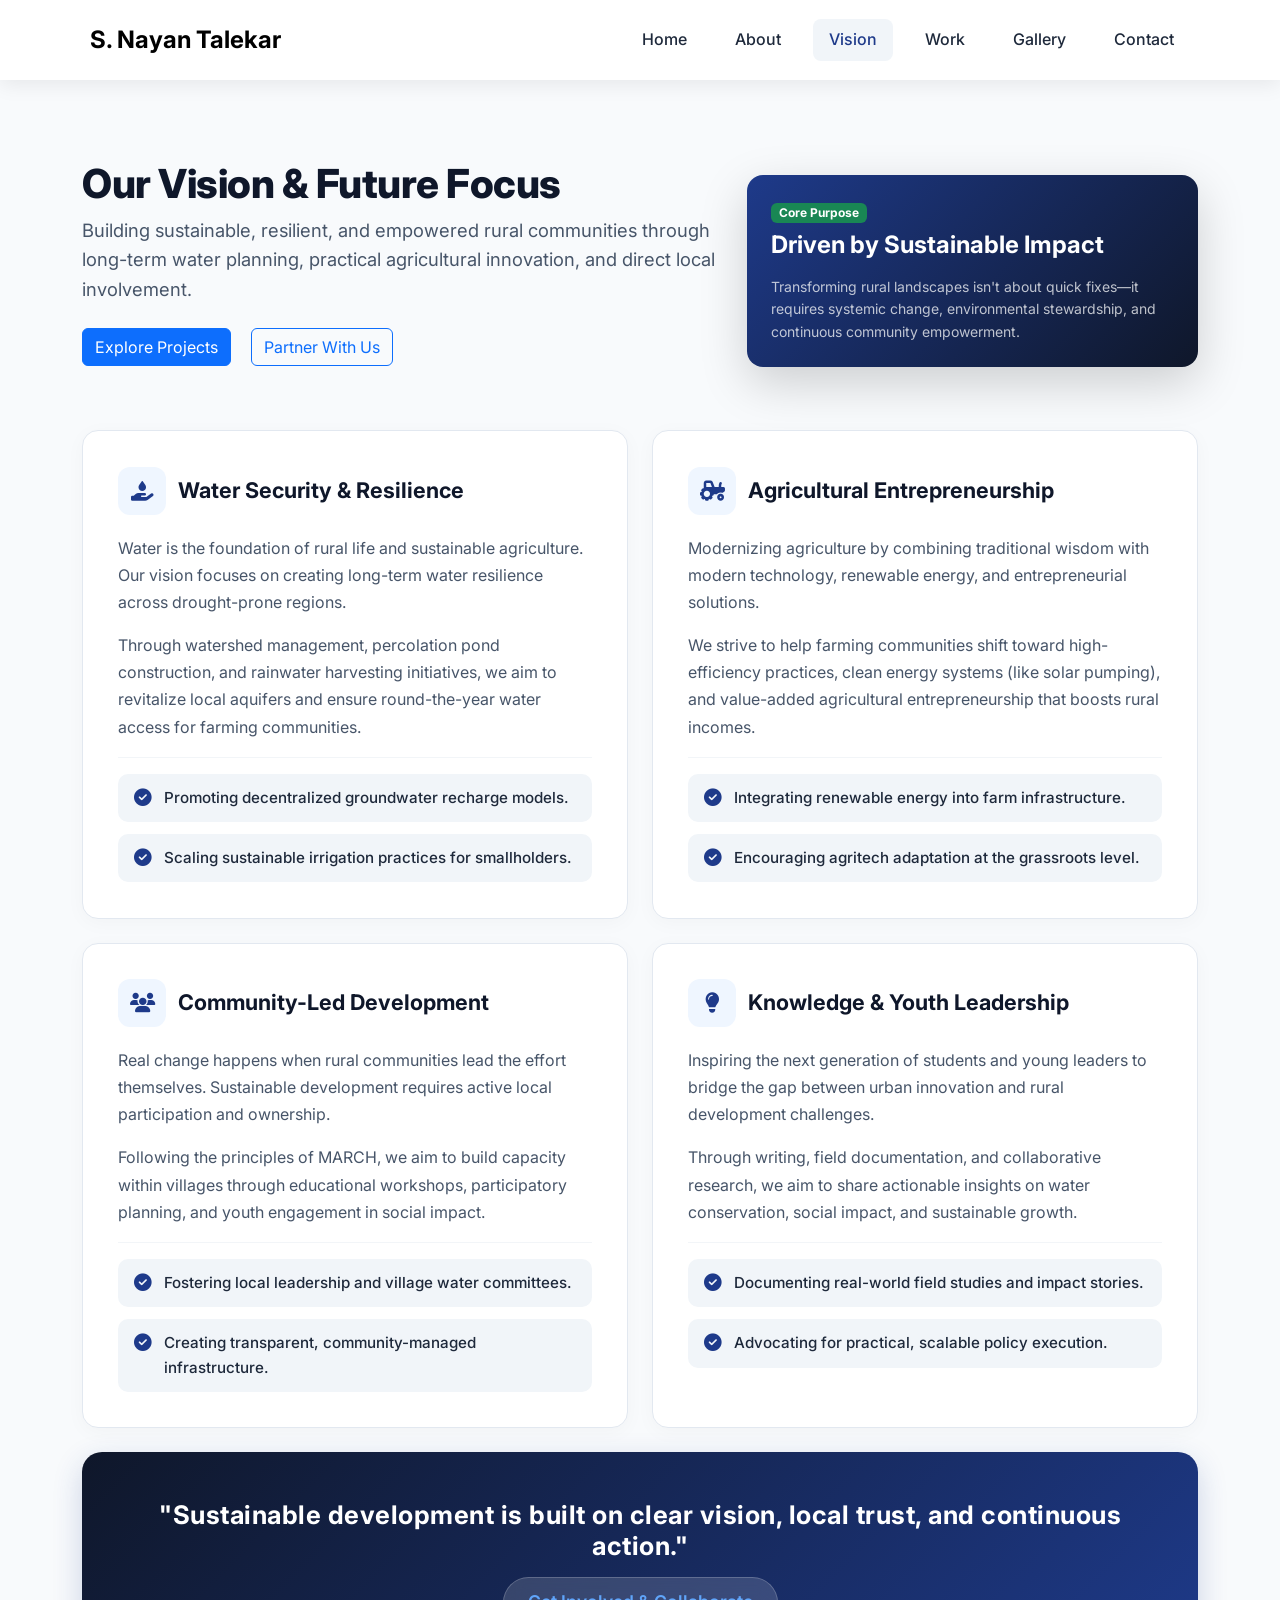
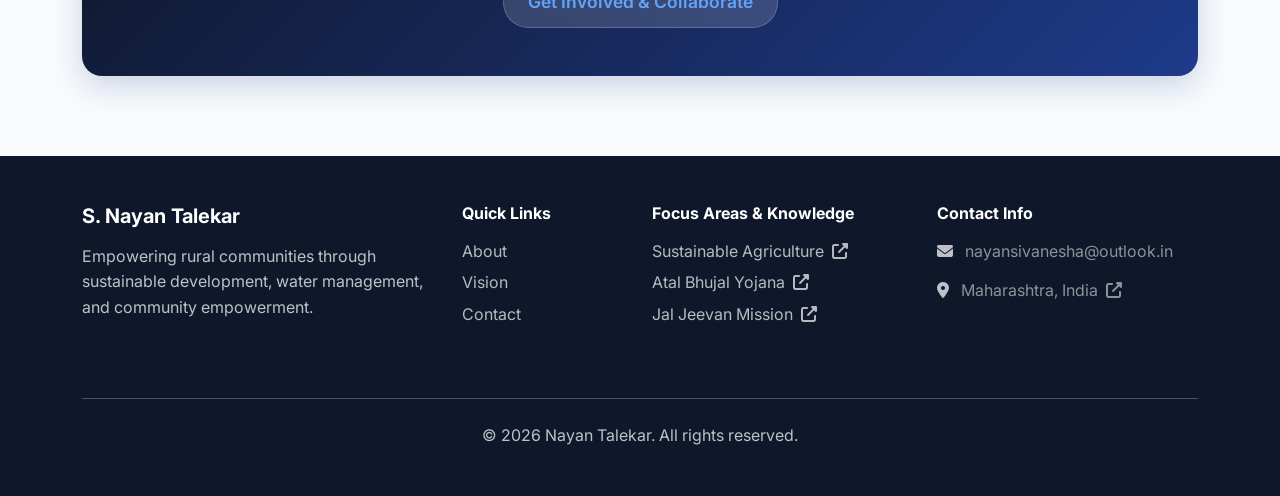
<file: vision.html>
<!DOCTYPE html>
<html lang="en">
<head>
    <meta charset="UTF-8">
    <meta name="viewport" content="width=device-width, initial-scale=1.0">
    <title>Vision | S. Nayan Talekar</title>

    <link rel="icon" type="image/x-icon" href="favicon.ico">
    <link rel="icon" type="image/png" sizes="32x32" href="favicon-32x32.png">
    <link rel="icon" type="image/png" sizes="16x16" href="favicon-16x16.png">

    <link rel="apple-touch-icon" sizes="180x180" href="apple-touch-icon.png">
    <link rel="manifest" href="site.webmanifest">

    <link href="https://fonts.googleapis.com/css2?family=Inter:wght@300;400;500;600;700;800&display=swap" rel="stylesheet">
    <link href="https://cdnjs.cloudflare.com/ajax/libs/font-awesome/6.4.0/css/all.min.css" rel="stylesheet">
    <link href="https://cdn.jsdelivr.net/npm/bootstrap@5.3.2/dist/css/bootstrap.min.css" rel="stylesheet">

    <style>
        :root {
            --primary: #1e3a8a;
            --primary-dark: #1e40af;
            --secondary: #3b82f6;
            --accent: #10b981;
            --dark: #0f172a;
            --light: #f8fafc;
            --white: #ffffff;
            --gray-50: #f8fafc;
            --gray-100: #f1f5f9;
            --gray-800: #1e293b;
        }

        * { margin: 0; padding: 0; box-sizing: border-box; }
        body { 
            font-family: 'Inter', sans-serif; 
            line-height: 1.6; 
            color: var(--gray-800); 
            background-color: var(--gray-50);
            overflow-x: hidden; 
            padding-top: 80px; 
        }

        /* Header & Navbar */
        .navbar {
            background: rgba(255, 255, 255, 0.95) !important;
            backdrop-filter: blur(20px);
            box-shadow: 0 4px 20px rgba(0,0,0,0.08);
            padding: 1rem 0;
            z-index: 1000;
        }

        .nav-link {
            font-weight: 500;
            color: var(--gray-800) !important;
            margin: 0 8px;
            padding: 8px 16px !important;
            border-radius: 8px;
            transition: all 0.2s ease;
        }

        .nav-link:hover, .nav-link.active { 
            color: var(--primary) !important; 
            background: var(--gray-100); 
        }

        /* Content & Section Styles */
        .content-section { padding: 5rem 0; }
        .section-title { font-size: 2.5rem; font-weight: 800; color: var(--dark); margin-bottom: 0.5rem; letter-spacing: -0.5px; }
        .section-subtitle { font-size: 1.15rem; color: #475569; max-width: 650px; margin-bottom: 1.5rem; }

        /* Card Styles */
        .about-card {
            background: var(--white);
            border: 1px solid #e2e8f0;
            border-radius: 16px;
            padding: 2.2rem;
            height: 100%;
            box-shadow: 0 4px 20px rgba(0, 0, 0, 0.03);
            transition: transform 0.3s ease, box-shadow 0.3s ease;
        }

        .about-card:hover {
            transform: translateY(-5px);
            box-shadow: 0 12px 30px rgba(0, 0, 0, 0.08);
        }

        .card-icon-header {
            display: flex;
            align-items: center;
            gap: 12px;
            margin-bottom: 1.25rem;
        }

        .card-icon {
            width: 48px;
            height: 48px;
            background: #eff6ff;
            color: var(--primary);
            border-radius: 12px;
            display: flex;
            align-items: center;
            justify-content: center;
            font-size: 1.25rem;
        }

        .about-card h3 {
            font-size: 1.35rem;
            font-weight: 700;
            color: var(--dark);
            margin: 0;
        }

        .about-card p {
            color: #475569;
            font-size: 1rem;
            margin-bottom: 1rem;
            line-height: 1.7;
        }

        .about-card p:last-child { margin-bottom: 0; }

        /* Pillars & Goals List Styling */
        .vision-list {
            list-style: none;
            padding: 0;
            margin: 0;
            display: flex;
            flex-direction: column;
            gap: 12px;
        }

        .vision-list li {
            background: var(--gray-100);
            padding: 12px 16px;
            border-radius: 10px;
            font-size: 0.95rem;
            font-weight: 500;
            color: var(--gray-800);
            display: flex;
            align-items: flex-start;
            gap: 12px;
        }

        .vision-list li i {
            color: var(--primary);
            font-size: 1.1rem;
            margin-top: 3px;
        }

        /* Banner Quote Callout */
        .quote-banner {
            background: linear-gradient(135deg, var(--dark) 0%, var(--primary) 100%);
            color: var(--white);
            border-radius: 20px;
            padding: 3rem 2rem;
            box-shadow: 0 10px 30px rgba(30, 58, 138, 0.2);
        }

        .quote-banner h2 {
            font-size: 1.6rem;
            font-weight: 700;
            letter-spacing: 0.5px;
        }

        .tagline-badge {
            display: inline-block;
            background: rgba(255, 255, 255, 0.15);
            backdrop-filter: blur(10px);
            border: 1px solid rgba(255, 255, 255, 0.2);
            padding: 10px 24px;
            border-radius: 30px;
            font-size: 1.1rem;
            font-weight: 600;
            color: #60a5fa;
            text-decoration: none;
            transition: all 0.3s ease;
        }

        .tagline-badge:hover {
            background: rgba(255, 255, 255, 0.25);
            color: #ffffff;
        }

        /* Footer */
        .footer { background: #0f172a; }
        .footer-link { color: rgba(255,255,255,0.7); text-decoration: none; display: inline-block; margin-bottom: 6px; }
        .footer-link:hover { color: #3b82f6; }

        /* Smooth Scroll Animations */
        .animate { 
            opacity: 0; 
            transform: translateY(30px);
            transition: opacity 0.8s ease, transform 0.8s ease; 
        }

        .animate.animated { 
            opacity: 1; 
            transform: translateY(0);
        }
    </style>
</head>
<body>

    <nav class="navbar navbar-expand-lg fixed-top">
        <div class="container">
            <a class="navbar-brand d-flex align-items-center" href="index.html">
                <span class="ms-2 fw-bold fs-4">S. Nayan Talekar</span>
            </a>
            <button class="navbar-toggler" type="button" data-bs-toggle="collapse" data-bs-target="#navbarNav">
                <span class="navbar-toggler-icon"></span>
            </button>
            <div class="collapse navbar-collapse" id="navbarNav">
                <ul class="navbar-nav ms-auto">
                    <li class="nav-item"><a class="nav-link" href="index.html">Home</a></li>
                    <li class="nav-item"><a class="nav-link" href="about.html">About</a></li>
                    <li class="nav-item"><a class="nav-link active" href="vision.html">Vision</a></li>
                    <li class="nav-item"><a class="nav-link" href="work.html">Work</a></li>
                    <li class="nav-item"><a class="nav-link" href="gallery.html">Gallery</a></li>
                    <li class="nav-item"><a class="nav-link" href="contact.html">Contact</a></li>
                </ul>
            </div>
        </div>
    </nav>

    <section id="vision" class="content-section">
        <div class="container">

            <div class="row align-items-center mb-5">
                <div class="col-lg-7 mb-4 mb-lg-0">
                    <h1 class="section-title animate text-lg-start">Our Vision & Future Focus</h1>
                    <p class="section-subtitle animate text-lg-start ms-0" style="transition-delay: 0.2s;">
                        Building sustainable, resilient, and empowered rural communities through long-term water planning, practical agricultural innovation, and direct local involvement.
                    </p>
                    <div class="animate text-lg-start" style="transition-delay: 0.4s;">
                        <a href="work.html" class="btn btn-primary me-3 mb-3">Explore Projects</a>
                        <a href="contact.html" class="btn btn-outline-primary mb-3">Partner With Us</a>
                    </div>
                </div>
                <div class="col-lg-5 text-center">
                    <div class="animate" style="transition-delay: 0.6s;">
                        <div class="p-4 rounded-4 text-white text-start shadow-lg" style="background: linear-gradient(135deg, var(--primary) 0%, var(--dark) 100%);">
                            <span class="badge bg-success mb-2">Core Purpose</span>
                            <h3 class="h4 fw-bold mb-3">Driven by Sustainable Impact</h3>
                            <p class="small text-light opacity-75 mb-0">
                                Transforming rural landscapes isn't about quick fixes—it requires systemic change, environmental stewardship, and continuous community empowerment.
                            </p>
                        </div>
                    </div>
                </div>
            </div>

            <div class="row g-4">

                <div class="col-lg-6 animate">
                    <div class="about-card">
                        <div class="card-icon-header">
                            <div class="card-icon"><i class="fas fa-hand-holding-water"></i></div>
                            <h3>Water Security & Resilience</h3>
                        </div>
                        <p>Water is the foundation of rural life and sustainable agriculture. Our vision focuses on creating long-term water resilience across drought-prone regions.</p>
                        <p>Through watershed management, percolation pond construction, and rainwater harvesting initiatives, we aim to revitalize local aquifers and ensure round-the-year water access for farming communities.</p>
                        <hr class="my-3" style="border-color: #cbd5e1;">
                        <ul class="vision-list">
                            <li><i class="fas fa-check-circle"></i> <span>Promoting decentralized groundwater recharge models.</span></li>
                            <li><i class="fas fa-check-circle"></i> <span>Scaling sustainable irrigation practices for smallholders.</span></li>
                        </ul>
                    </div>
                </div>

                <div class="col-lg-6 animate">
                    <div class="about-card">
                        <div class="card-icon-header">
                            <div class="card-icon"><i class="fas fa-tractor"></i></div>
                            <h3>Agricultural Entrepreneurship</h3>
                        </div>
                        <p>Modernizing agriculture by combining traditional wisdom with modern technology, renewable energy, and entrepreneurial solutions.</p>
                        <p>We strive to help farming communities shift toward high-efficiency practices, clean energy systems (like solar pumping), and value-added agricultural entrepreneurship that boosts rural incomes.</p>
                        <hr class="my-3" style="border-color: #cbd5e1;">
                        <ul class="vision-list">
                            <li><i class="fas fa-check-circle"></i> <span>Integrating renewable energy into farm infrastructure.</span></li>
                            <li><i class="fas fa-check-circle"></i> <span>Encouraging agritech adaptation at the grassroots level.</span></li>
                        </ul>
                    </div>
                </div>

                <div class="col-lg-6 animate">
                    <div class="about-card">
                        <div class="card-icon-header">
                            <div class="card-icon"><i class="fas fa-users"></i></div>
                            <h3>Community-Led Development</h3>
                        </div>
                        <p>Real change happens when rural communities lead the effort themselves. Sustainable development requires active local participation and ownership.</p>
                        <p>Following the principles of MARCH, we aim to build capacity within villages through educational workshops, participatory planning, and youth engagement in social impact.</p>
                        <hr class="my-3" style="border-color: #cbd5e1;">
                        <ul class="vision-list">
                            <li><i class="fas fa-check-circle"></i> <span>Fostering local leadership and village water committees.</span></li>
                            <li><i class="fas fa-check-circle"></i> <span>Creating transparent, community-managed infrastructure.</span></li>
                        </ul>
                    </div>
                </div>

                <div class="col-lg-6 animate">
                    <div class="about-card">
                        <div class="card-icon-header">
                            <div class="card-icon"><i class="fas fa-lightbulb"></i></div>
                            <h3>Knowledge & Youth Leadership</h3>
                        </div>
                        <p>Inspiring the next generation of students and young leaders to bridge the gap between urban innovation and rural development challenges.</p>
                        <p>Through writing, field documentation, and collaborative research, we aim to share actionable insights on water conservation, social impact, and sustainable growth.</p>
                        <hr class="my-3" style="border-color: #cbd5e1;">
                        <ul class="vision-list">
                            <li><i class="fas fa-check-circle"></i> <span>Documenting real-world field studies and impact stories.</span></li>
                            <li><i class="fas fa-check-circle"></i> <span>Advocating for practical, scalable policy execution.</span></li>
                        </ul>
                    </div>
                </div>

                <div class="col-12 text-center animate mt-4">
                    <div class="quote-banner">
                        <h2 class="mb-3">"Sustainable development is built on clear vision, local trust, and continuous action."</h2>
                        <a href="contact.html" class="tagline-badge">Get Involved & Collaborate</a>
                    </div>
                </div>

            </div>
        </div>
    </section>

    <footer class="footer py-5 text-white">
        <div class="container">
            <div class="row text-center text-md-start">
                <div class="col-lg-4 col-md-12 mb-4">
                    <h5 class="fw-bold mb-3 text-white">S. Nayan Talekar</h5>
                    <p class="text-light opacity-75 mb-0">Empowering rural communities through sustainable development, water management, and community empowerment.</p>
                </div>
                <div class="col-lg-2 col-md-4 col-6 mb-4">
                    <h6 class="fw-bold mb-3 text-white">Quick Links</h6>
                    <ul class="list-unstyled">
                        <li><a href="about.html" class="footer-link">About</a></li>
                        <li><a href="vision.html" class="footer-link">Vision</a></li>
                        <li><a href="contact.html" class="footer-link">Contact</a></li>
                    </ul>
                </div>
                <div class="col-lg-3 col-md-4 col-6 mb-4">
                    <h6 class="fw-bold mb-3 text-white">Focus Areas & Knowledge</h6>
                    <ul class="list-unstyled">
                        <li>
                            <a href="https://en.wikipedia.org/wiki/Sustainable_agriculture" target="_blank" rel="noopener noreferrer" class="footer-link">
                                Sustainable Agriculture <i class="fas fa-external-link-alt ms-1 fs-6"></i>
                            </a>
                        </li>
                        <li>
                            <a href="https://water.maharashtra.gov.in/en/scheme/atal-bhujal-yojana/" target="_blank" rel="noopener noreferrer" class="footer-link">
                                Atal Bhujal Yojana <i class="fas fa-external-link-alt ms-1 fs-6"></i>
                            </a>
                        </li>
                        <li>
                            <a href="https://jaljeevanmission.gov.in" target="_blank" rel="noopener noreferrer" class="footer-link">
                                Jal Jeevan Mission <i class="fas fa-external-link-alt ms-1 fs-6"></i>
                            </a>
                        </li>
                    </ul>
                </div>
                <div class="col-lg-3 col-md-4 mb-4">
                    <h6 class="fw-bold mb-3 text-white">Contact Info</h6>
                    <p class="mb-2 text-light opacity-75">
                        <i class="fas fa-envelope me-2"></i>
                        <a href="mailto:nayansivanesha@outlook.in" class="footer-link">nayansivanesha@outlook.in</a>
                    </p>
                    <p class="text-light opacity-75">
                        <i class="fas fa-map-marker-alt me-2"></i>
                        <a href="https://maps.google.com/?q=Maharashtra,+India" target="_blank" rel="noopener noreferrer" class="footer-link">
                            Maharashtra, India <i class="fas fa-external-link-alt ms-1 fs-6"></i>
                        </a>
                    </p>
                </div>
            </div>
            <hr class="my-4 border-light opacity-25">
            <div class="text-center">
                <p class="mb-0 text-light opacity-75">© 2026 Nayan Talekar. All rights reserved.</p>
            </div>
        </div>
    </footer>

    <script src="https://cdn.jsdelivr.net/npm/bootstrap@5.3.2/dist/js/bootstrap.bundle.min.js"></script>
    <script>
        const observer = new IntersectionObserver((entries) => {
            entries.forEach(entry => {
                if (entry.isIntersecting) entry.target.classList.add('animated');
            });
        }, { threshold: 0.1 });

        document.querySelectorAll('.animate').forEach(el => observer.observe(el));
    </script>
</body>
</html>
</file>
